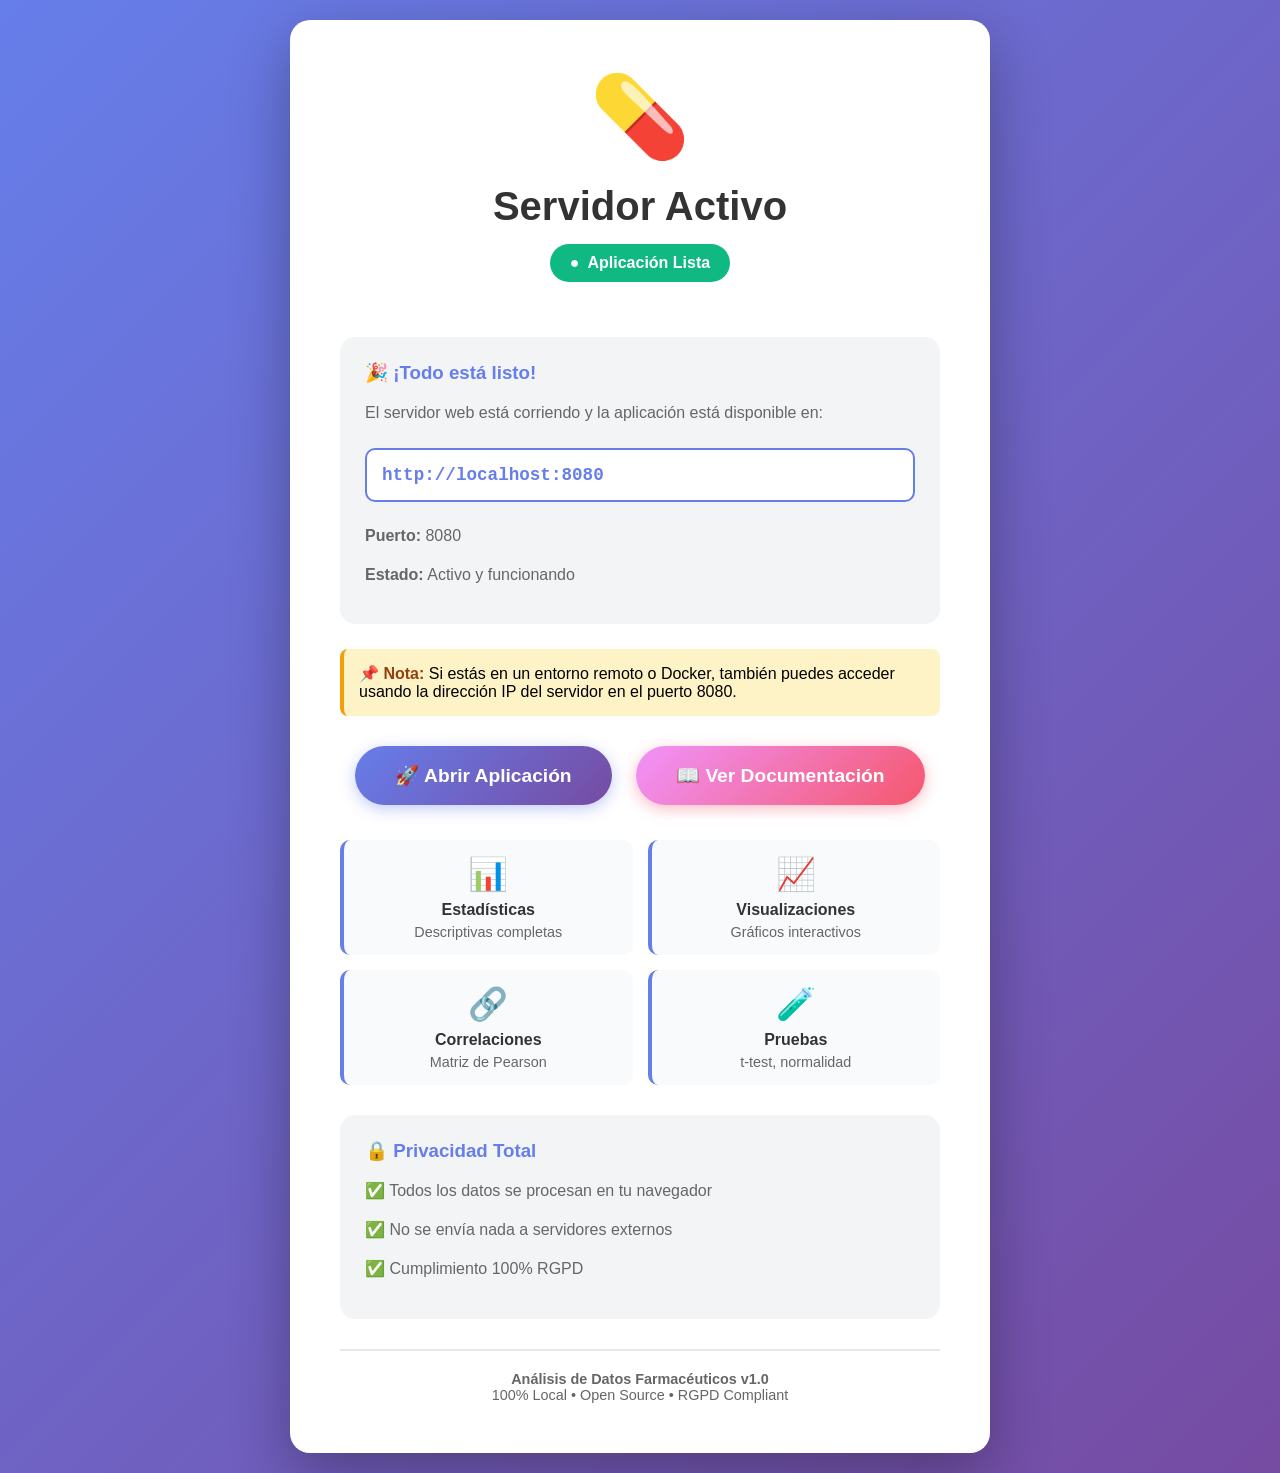
<file: web/servidor-activo.html>
<!DOCTYPE html>
<html lang="es">
<head>
    <meta charset="UTF-8">
    <meta name="viewport" content="width=device-width, initial-scale=1.0">
    <title>🚀 Servidor Activo - Análisis Farmacéutico</title>
    <style>
        * {
            margin: 0;
            padding: 0;
            box-sizing: border-box;
        }

        body {
            font-family: -apple-system, BlinkMacSystemFont, 'Segoe UI', Roboto, sans-serif;
            background: linear-gradient(135deg, #667eea 0%, #764ba2 100%);
            min-height: 100vh;
            display: flex;
            align-items: center;
            justify-content: center;
            padding: 20px;
        }

        .container {
            background: white;
            border-radius: 20px;
            padding: 50px;
            max-width: 700px;
            box-shadow: 0 20px 60px rgba(0,0,0,0.3);
            text-align: center;
        }

        .icon {
            font-size: 80px;
            margin-bottom: 20px;
            animation: pulse 2s infinite;
        }

        @keyframes pulse {
            0%, 100% { transform: scale(1); }
            50% { transform: scale(1.1); }
        }

        h1 {
            color: #333;
            margin-bottom: 15px;
            font-size: 2.5rem;
        }

        .status {
            display: inline-block;
            background: #10b981;
            color: white;
            padding: 10px 20px;
            border-radius: 25px;
            margin-bottom: 30px;
            font-weight: 600;
        }

        .status::before {
            content: "●";
            margin-right: 8px;
            animation: blink 1s infinite;
        }

        @keyframes blink {
            0%, 50% { opacity: 1; }
            51%, 100% { opacity: 0.3; }
        }

        .info {
            background: #f3f4f6;
            padding: 25px;
            border-radius: 15px;
            margin: 25px 0;
            text-align: left;
        }

        .info h3 {
            color: #667eea;
            margin-bottom: 15px;
        }

        .info p {
            color: #666;
            line-height: 1.8;
            margin-bottom: 10px;
        }

        .url {
            background: #fff;
            border: 2px solid #667eea;
            padding: 15px;
            border-radius: 10px;
            font-family: 'Courier New', monospace;
            font-size: 1.1rem;
            color: #667eea;
            font-weight: bold;
            margin: 20px 0;
            word-break: break-all;
        }

        .btn {
            display: inline-block;
            background: linear-gradient(135deg, #667eea 0%, #764ba2 100%);
            color: white;
            padding: 18px 40px;
            border-radius: 50px;
            text-decoration: none;
            font-weight: 600;
            font-size: 1.2rem;
            margin: 10px;
            transition: transform 0.3s, box-shadow 0.3s;
            box-shadow: 0 4px 15px rgba(102, 126, 234, 0.4);
        }

        .btn:hover {
            transform: translateY(-3px);
            box-shadow: 0 6px 20px rgba(102, 126, 234, 0.6);
        }

        .btn-secondary {
            background: linear-gradient(135deg, #f093fb 0%, #f5576c 100%);
            box-shadow: 0 4px 15px rgba(245, 87, 108, 0.4);
        }

        .btn-secondary:hover {
            box-shadow: 0 6px 20px rgba(245, 87, 108, 0.6);
        }

        .features {
            display: grid;
            grid-template-columns: repeat(auto-fit, minmax(200px, 1fr));
            gap: 15px;
            margin: 25px 0;
        }

        .feature {
            background: #f9fafb;
            padding: 15px;
            border-radius: 10px;
            border-left: 4px solid #667eea;
        }

        .feature-icon {
            font-size: 2rem;
            margin-bottom: 8px;
        }

        .feature-title {
            font-weight: 600;
            color: #333;
            margin-bottom: 5px;
        }

        .feature-desc {
            font-size: 0.9rem;
            color: #666;
        }

        .footer {
            margin-top: 30px;
            padding-top: 20px;
            border-top: 2px solid #e5e7eb;
            color: #666;
            font-size: 0.9rem;
        }

        .alert {
            background: #fef3c7;
            border-left: 4px solid #f59e0b;
            padding: 15px;
            border-radius: 8px;
            margin: 20px 0;
            text-align: left;
        }

        .alert strong {
            color: #92400e;
        }
    </style>
</head>
<body>
    <div class="container">
        <div class="icon">💊</div>
        <h1>Servidor Activo</h1>
        <div class="status">Aplicación Lista</div>

        <div class="info">
            <h3>🎉 ¡Todo está listo!</h3>
            <p>El servidor web está corriendo y la aplicación está disponible en:</p>
            <div class="url">http://localhost:8080</div>
            <p><strong>Puerto:</strong> 8080</p>
            <p><strong>Estado:</strong> Activo y funcionando</p>
        </div>

        <div class="alert">
            <strong>📌 Nota:</strong> Si estás en un entorno remoto o Docker, también puedes acceder usando la dirección IP del servidor en el puerto 8080.
        </div>

        <div>
            <a href="/index.html" class="btn">🚀 Abrir Aplicación</a>
            <a href="/README.md" class="btn btn-secondary">📖 Ver Documentación</a>
        </div>

        <div class="features">
            <div class="feature">
                <div class="feature-icon">📊</div>
                <div class="feature-title">Estadísticas</div>
                <div class="feature-desc">Descriptivas completas</div>
            </div>
            <div class="feature">
                <div class="feature-icon">📈</div>
                <div class="feature-title">Visualizaciones</div>
                <div class="feature-desc">Gráficos interactivos</div>
            </div>
            <div class="feature">
                <div class="feature-icon">🔗</div>
                <div class="feature-title">Correlaciones</div>
                <div class="feature-desc">Matriz de Pearson</div>
            </div>
            <div class="feature">
                <div class="feature-icon">🧪</div>
                <div class="feature-title">Pruebas</div>
                <div class="feature-desc">t-test, normalidad</div>
            </div>
        </div>

        <div class="info" style="margin-top: 30px;">
            <h3>🔒 Privacidad Total</h3>
            <p>✅ Todos los datos se procesan en tu navegador</p>
            <p>✅ No se envía nada a servidores externos</p>
            <p>✅ Cumplimiento 100% RGPD</p>
        </div>

        <div class="footer">
            <p><strong>Análisis de Datos Farmacéuticos v1.0</strong></p>
            <p>100% Local • Open Source • RGPD Compliant</p>
        </div>
    </div>

    <script>
        // Auto-refresh para verificar que el servidor sigue activo
        setInterval(function() {
            fetch('/index.html', { method: 'HEAD' })
                .then(response => {
                    if (!response.ok) {
                        document.querySelector('.status').style.background = '#ef4444';
                        document.querySelector('.status').textContent = '● Servidor Desconectado';
                    }
                })
                .catch(() => {
                    document.querySelector('.status').style.background = '#ef4444';
                    document.querySelector('.status').textContent = '● Servidor Desconectado';
                });
        }, 5000);
    </script>
</body>
</html>
</file>
